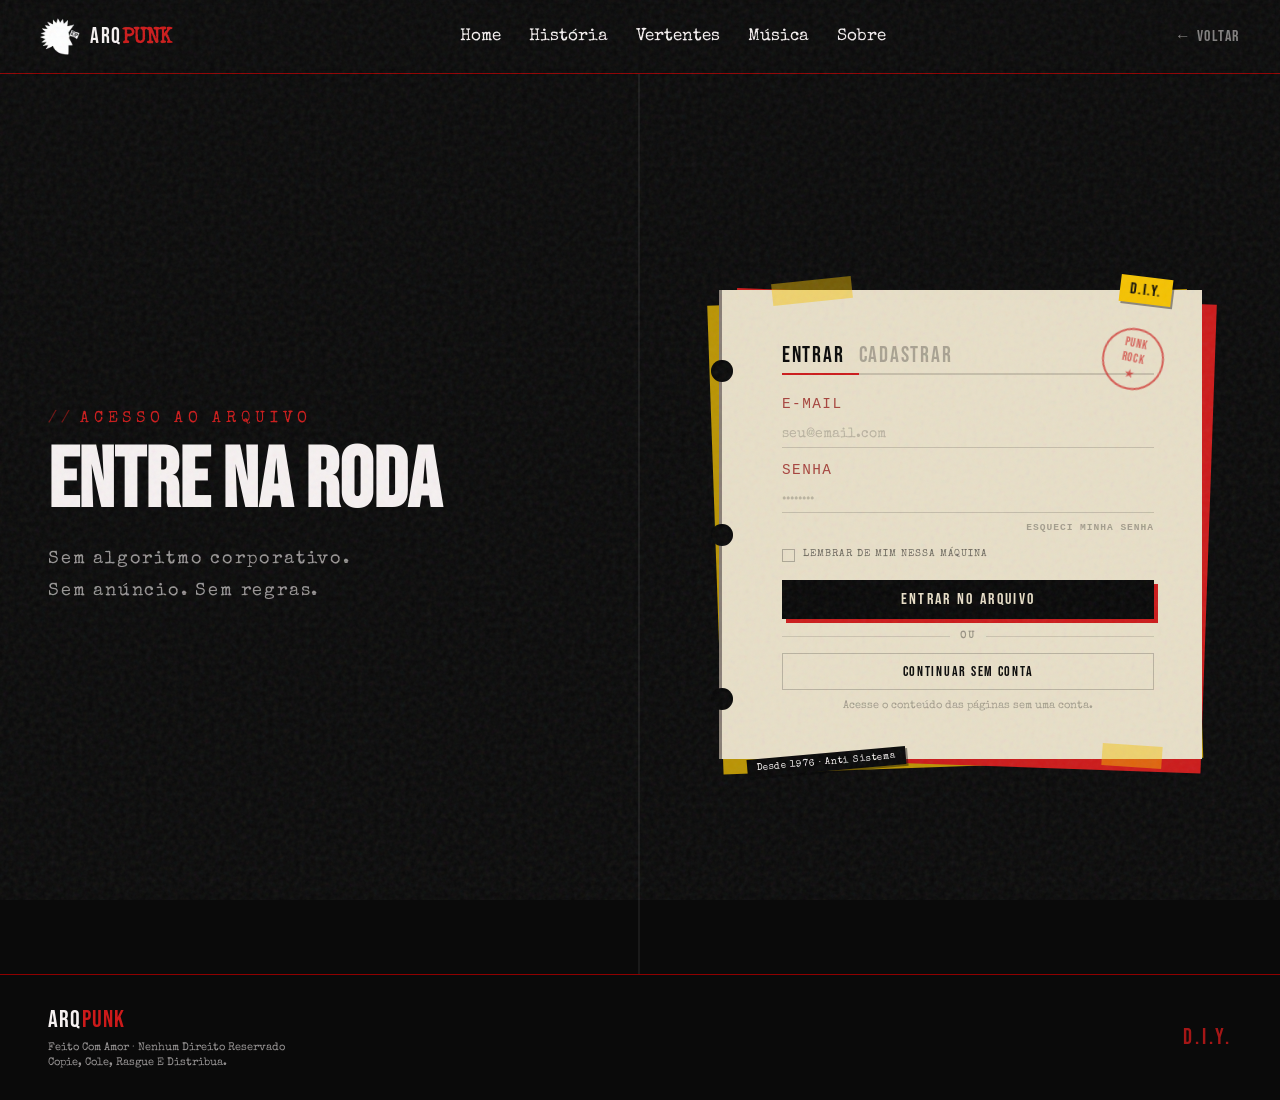
<file: autenticacao.html>
<!DOCTYPE html>
<html lang="pt-BR">
<head>
    <meta charset="UTF-8">
    <meta name="viewport" content="width=device-width, initial-scale=1.0">
    <link rel="stylesheet" href="styleautent.css">
    <link rel="shortcut icon" href="img/logobranca.png" type="image/x-icon">
    <title>Autentique-se | Enciclopunk</title>
    <link rel="preconnect" href="https://fonts.googleapis.com">
    <link rel="preconnect" href="https://fonts.gstatic.com" crossorigin>
    <link href="https://fonts.googleapis.com/css2?family=Special+Elite&display=swap" rel="stylesheet">
    <link href="https://fonts.googleapis.com/css2?family=Bebas+Neue&family=Special+Elite&display=swap" rel="stylesheet">
</head>
<body>
    <body>

  <header class="header">
        <section>
        <a href="index.html" class="logo-container">
            <img src="./img/logobranca.png" alt="Logo" class="logo-img">
            <span class="logo-text">Arq<span>Punk</span></span>
            </a>

        <nav class="navbar">
            <a href="./index.html">Home</a>
            <a href="./historia.html">História</a>
            <a href="./vertentes.html">Vertentes</a>
            <a href="./musica.html">Música</a>
            <a href="./sobre.html">Sobre</a>
        </nav>

        <a href="index.html" class="back-link">← Voltar</a>
           
        </div>
    </header>
 
<main>
 
  <!-- ESQUERDA -->
  <div class="left-painel">
    <div class="title-tag">Acesso ao arquivo</div>
    <h1 class="title-left">
      <span class="line-white">ENTRE NA RODA</span>
    </h1>
    <p class="title-text">
      Sem algoritmo corporativo. Sem anúncio. Sem regras.
    </p>
    
  </div>
 
  <!-- DIREITA -->
  <div class="right-painel">
    <div class="folha-papel">
    <span class="furo"></span>
    <span class="furo"></span>
    <span class="furo"></span>
    
      <div class="card-sombra-amarela"></div>
      <div class="card-sombra-vermelha"></div>
      <div class="fita f1"></div>
      <div class="fita f2"></div>
      <div class="sticker s1">D.I.Y.</div>
      <div class="sticker s2">Desde 1976 · Anti Sistema</div>
 
      <div class="card">
        <div class="carimbo">PUNK<br>ROCK<br>★</div>
        <div class="card-inner">
          </div>
 
          <div class="tabs">
            <button class="tab active" onclick="switchTab('login')">Entrar</button>
            <button class="tab" onclick="switchTab('cadastro')">Cadastrar</button>
          </div>
 
          <!-- LOGIN -->
          <form class="form active" id="form-login" onsubmit="return false;">
            <div class="field">
              <label>E-mail</label>
              <input type="email" placeholder="seu@email.com">
            </div>
            <div class="field">
              <label>Senha</label>
              <input type="password" placeholder="••••••••">
            </div>
            <a href="#" class="form-link">Esqueci minha senha</a>
            <div class="check-row">
              <input type="checkbox" id="lembrar">
              <label class="check-text" for="lembrar">Lembrar de mim nessa máquina</label>
            </div>
            <button class="btn-submit">Entrar no Arquivo</button>
            <div class="sep"><span>ou</span></div>
            <button class="btn-ghost" type="button">Continuar sem conta</button>
            <p class="form-note">Acesse o conteúdo das páginas sem uma conta.</p>
          </form>
 
          <!-- CADASTRO -->
          <form class="form" id="form-cadastro" onsubmit="return false;">
 
            <!-- Indicador de steps -->
            <div class="step-indicator visible" id="step-indicator">
              <div class="step-dot active" id="dot-1">1</div>
              <div class="step-line"></div>
              <div class="step-dot" id="dot-2">2</div>
              <div class="step-line"></div>
              <div class="step-dot" id="dot-3">3</div>
              <span class="step-label" id="step-label">Conta</span>
            </div>
 
            <!-- STEP 1 — Dados básicos -->
            <div class="step active" id="step-1">
              <div class="field">
                <label>Como te chamam</label>
                <input type="text" placeholder="Seu nome ou apelido">
              </div>
              <div class="field">
                <label>E-mail</label>
                <input type="email" placeholder="seu@email.com">
              </div>
              <div class="field-row">
                <div class="field">
                  <label>Senha</label>
                  <input type="password" placeholder="Mín. 8 caracteres">
                </div>
                <div class="field">
                  <label>Confirmar</label>
                  <input type="password" placeholder="Repita">
                </div>
              </div>
              <button class="btn-next" type="button" onclick="goStep(2)">Próximo →</button>
            </div>
 
            <!-- STEP 2 — Estilos favoritos -->
            <div class="step" id="step-2">
              <div>
                <div class="tag-section-label">Seus estilos favoritos</div>
                <div class="tag-hint">Selecione quantos quiser</div>
                <div class="tag-cloud" id="estilos-cloud">
                  <button type="button" class="tag-btn" onclick="toggleTag(this)">Punk Rock</button>
                  <button type="button" class="tag-btn" onclick="toggleTag(this)">Hardcore</button>
                  <button type="button" class="tag-btn" onclick="toggleTag(this)">Oi!</button>
                  <button type="button" class="tag-btn" onclick="toggleTag(this)">Riot Grrrl</button>
                  <button type="button" class="tag-btn" onclick="toggleTag(this)">Crust</button>
                  <button type="button" class="tag-btn" onclick="toggleTag(this)">Street Punk</button>
                  <button type="button" class="tag-btn" onclick="toggleTag(this)">Post-Punk</button>
                  <button type="button" class="tag-btn" onclick="toggleTag(this)">Pop Punk</button>
                  <button type="button" class="tag-btn" onclick="toggleTag(this)">Punk Brasileiro</button>
                  <button type="button" class="tag-btn" onclick="toggleTag(this)">Anarcho Punk</button>
                  <button type="button" class="tag-btn" onclick="toggleTag(this)">Skate Punk</button>
                  <button type="button" class="tag-btn" onclick="toggleTag(this)">UK82</button>
                </div>
              </div>
              <div class="btn-nav-row">
                <button class="btn-back" type="button" onclick="goStep(1)">← Voltar</button>
                <button class="btn-next" type="button" onclick="goStep(3)">Próximo →</button>
              </div>
            </div>
 
            <!-- STEP 3 — Bandas favoritas -->
            <div class="step" id="step-3">
              <div>
                <div class="tag-section-label">Bandas que você curte</div>
                <div class="tag-hint">Clique nas sugestões ou adicione a sua</div>
                <div class="tag-cloud" style="margin-bottom: 0.8rem;" id="bandas-sugestoes">
                  <button type="button" class="tag-btn" onclick="addBandFromSuggestion(this)">Ramones</button>
                  <button type="button" class="tag-btn" onclick="addBandFromSuggestion(this)">Sex Pistols</button>
                  <button type="button" class="tag-btn" onclick="addBandFromSuggestion(this)">The Clash</button>
                  <button type="button" class="tag-btn" onclick="addBandFromSuggestion(this)">Black Flag</button>
                  <button type="button" class="tag-btn" onclick="addBandFromSuggestion(this)">Dead Kennedys</button>
                  <button type="button" class="tag-btn" onclick="addBandFromSuggestion(this)">Misfits</button>
                  <button type="button" class="tag-btn" onclick="addBandFromSuggestion(this)">Bikini Kill</button>
                  <button type="button" class="tag-btn" onclick="addBandFromSuggestion(this)">Ratos de Porão</button>
                  <button type="button" class="tag-btn" onclick="addBandFromSuggestion(this)">Garotos Podres</button>
                  <button type="button" class="tag-btn" onclick="addBandFromSuggestion(this)">Buzzcocks</button>
                </div>
 
                <!-- Campo livre -->
                <div class="field">
                  <label>Adicionar outra banda</label>
                  <div class="band-input-row">
                    <input type="text" id="banda-input" placeholder="Nome da banda..." onkeydown="if(event.key==='Enter'){event.preventDefault();addBand();}">
                    <button type="button" class="add-btn" onclick="addBand()">+ Add</button>
                  </div>
                </div>
 
                <!-- Bandas adicionadas -->
                <div class="added-bands" id="added-bands"></div>
              </div>
 
              <div class="check-row" style="margin-top: 0.3rem;">
                <input type="checkbox" id="termos">
                <label class="check-text" for="termos">
                  Li e aceito os <a href="#">termos</a> ⌣ sem letras miúdas, sem armadilha
                </label>
              </div>
 
              <div class="btn-nav-row">
                <button class="btn-back" type="button" onclick="goStep(2)">← Voltar</button>
                <button class="btn-next" type="button" onclick="submitForm()">Criar conta</button>
              </div>
              <p class="form-note">Explore tudo sobre o punk, e receba recomendações musicais do seu jeito.</p>
            </div>
 
          </form>
 
        </div>
      </div>
    </div>
  </div>
 
</main>
 
<!-- FOOTER -->
<footer class="footer">
  <div class="footer-left">
    <div class="footer-logo">Arq<span>Punk</span></div>
    <p class="footer-desc">
      Feito com amor · Nenhum direito reservado<br>
      Copie, cole, rasgue e distribua.
    </p>
  </div>

  <div class="footer-right">
    <span class="footer-diy">D.I.Y.</span>
  </div>
</footer>
    
</body>
</html>
</body>
</html>

<script>
  // TROCA LOGIN / CADASTRO
  function switchTab(tab) {
    if (tab === 'login') {
      document.getElementById('form-login').style.display = 'flex';
      document.getElementById('form-cadastro').style.display = 'none';
      document.querySelectorAll('.tab')[0].classList.add('active');
      document.querySelectorAll('.tab')[1].classList.remove('active');
    } else {
      document.getElementById('form-login').style.display = 'none';
      document.getElementById('form-cadastro').style.display = 'flex';
      document.querySelectorAll('.tab')[1].classList.add('active');
      document.querySelectorAll('.tab')[0].classList.remove('active');
    }
  }

  // STEPS DO CADASTRO
  const stepLabels = { 1: 'Conta', 2: 'Estilos', 3: 'Bandas' };

  function goStep(n) {
    document.querySelectorAll('.step').forEach(s => s.classList.remove('active'));
    document.getElementById('step-' + n).classList.add('active');
    [1, 2, 3].forEach(i => {
      const dot = document.getElementById('dot-' + i);
      dot.classList.remove('active', 'done');
      if (i < n) dot.classList.add('done');
      else if (i === n) dot.classList.add('active');
    });
    document.getElementById('step-label').textContent = stepLabels[n];
  }

  // TOGGLE ESTILOS
  function toggleTag(btn) {
    btn.classList.toggle('selected');
  }

  // BANDAS
  const addedBands = new Set();

  function addBandFromSuggestion(btn) {
    const name = btn.textContent.trim();
    if (addedBands.has(name)) {
      addedBands.delete(name);
      btn.classList.remove('selected');
      document.getElementById('tag-' + name.replace(/\s/g, '-')).remove();
    } else {
      addedBands.add(name);
      btn.classList.add('selected');
      renderAddedTag(name);
    }
  }

  function addBand() {
    const input = document.getElementById('banda-input');
    const name = input.value.trim();
    if (!name || addedBands.has(name)) { input.value = ''; return; }
    addedBands.add(name);
    renderAddedTag(name);
    input.value = '';
  }

  function renderAddedTag(name) {
    const container = document.getElementById('added-bands');
    const tag = document.createElement('div');
    tag.className = 'added-tag';
    tag.id = 'tag-' + name.replace(/\s/g, '-');
    tag.innerHTML = `${name} <button onclick="removeTag('${name}')" title="Remover">✕</button>`;
    container.appendChild(tag);
  }

  function removeTag(name) {
    addedBands.delete(name);
    document.getElementById('tag-' + name.replace(/\s/g, '-')).remove();
    document.querySelectorAll('#bandas-sugestoes .tag-btn').forEach(btn => {
      if (btn.textContent.trim() === name) btn.classList.remove('selected');
    });
  }

  function submitForm() {
    alert('Conta criada! Bem-vindo ao caos. ✖');
  }
</script>
</file>
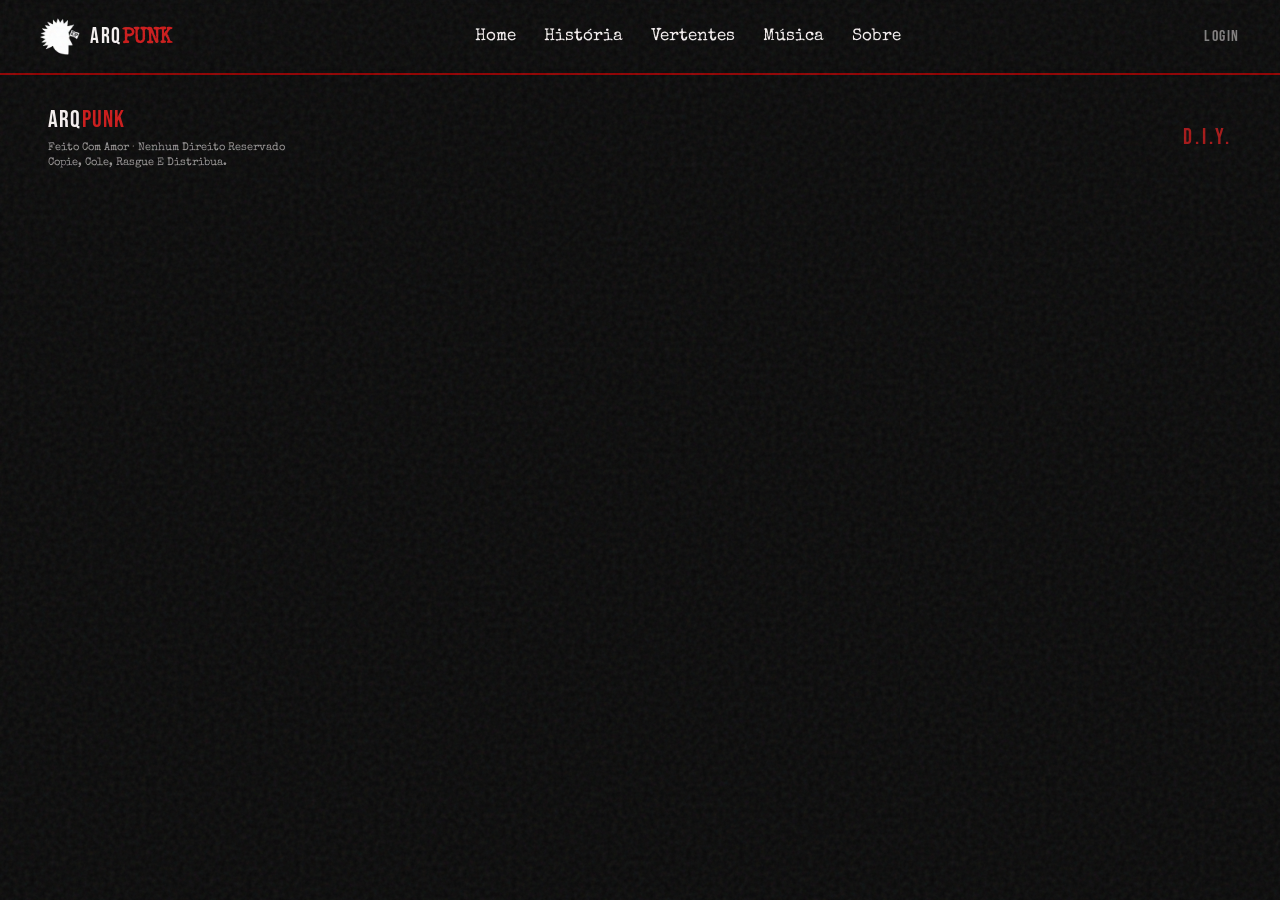
<file: historia.html>
<!DOCTYPE html>
<html lang="pt-BR">
<head>
    <meta charset="UTF-8">
    <meta name="viewport" content="width=device-width, initial-scale=1.0">
    <link rel="stylesheet" href="style.css">
    <link rel="shortcut icon" href="img/logobranca.png" type="image/x-icon">
    <title>Home | Enciclopunk</title>
    <link rel="preconnect" href="https://fonts.googleapis.com">
    <link rel="preconnect" href="https://fonts.gstatic.com" crossorigin>
    <link href="https://fonts.googleapis.com/css2?family=Special+Elite&display=swap" rel="stylesheet">
    <link href="https://fonts.googleapis.com/css2?family=Bebas+Neue&family=Special+Elite&display=swap" rel="stylesheet">
</head>
<body>
    <header class="header">
        <section>
            <a href="index.html" class="logo-container">
            <img src="./img/logobranca.png" alt="Logo" class="logo-img">
            <span class="logo-text">Arq<span>Punk</span></span>
            </a>

        <nav class="navbar">
            <a href="index.html">Home</a>
            <a href="./historia.html">História</a>
            <a href="./vertentes.html">Vertentes</a>
            <a href="./musica.html">Música</a>
            <a href="./sobre.html">Sobre</a>
        </nav>

        <div class="perfil">
            <a href="./autenticacao.html">Login</a>
           
        </div>
    </header>


    <!-- FOOTER -->
<footer class="footer">
  <div class="footer-left">
    <div class="footer-logo">Arq<span>Punk</span></div>
    <p class="footer-desc">
      Feito com amor · Nenhum direito reservado<br>
      Copie, cole, rasgue e distribua.
    </p>
  </div>

  <div class="footer-right">
    <span class="footer-diy">D.I.Y.</span>
  </div>
</footer>
    
</body>
</html>
</file>
<file: styleautent.css>
:root {
    --bg: #0a0a0a;
    --border: 0.15rem solid rgb(143, 0, 0);
    --vermelho: #cc1a1a;
    --white: #f6f1f1;
    --paper: #e8dfc8;
    --yellow: #f5c200;
    --black: #080808;
    font-size: 12px;
  }

* {
    margin: 0;
    padding: 0;
    outline: none;
    border: none;
    text-decoration: none;
    text-transform: capitalize;
    transition: 0.2s linear; 
}

/* formatção site */
section {
    padding: 3rem 1rem;
    margin: 0 auto;
    max-width: 1200px;
}

body {
    background-color: var(--bg);
    font-family: "Special Elite", system-ui;
    color: var(--white);
}

/* EFEITO GRANULADO */
  body::before {
    content: '';
    position: fixed;
    inset: 0;
    background-image: url("data:image/svg+xml,%3Csvg viewBox='0 0 200 200' xmlns='http://www.w3.org/2000/svg'%3E%3Cfilter id='noise'%3E%3CfeTurbulence type='fractalNoise' baseFrequency='0.85' numOctaves='4' stitchTiles='stitch'/%3E%3C/filter%3E%3Crect width='100%25' height='100%25' filter='url(%23noise)' opacity='1'/%3E%3C/svg%3E");
    opacity: 0.080;
    pointer-events: none;
    z-index: 9999;
  } 
 
 header {
    position: sticky;
    top: 0;
    left: 0;
    right: 0;
    z-index: 99;
    /*Esse var surge como a referência capturada no root*/
    border-bottom: var(--border);
    backdrop-filter: blur(3px);
}

.header section {
    display: flex;
    align-items: center;
    justify-content: space-between;
    padding-top: 1.5rem;
    padding-bottom: 1.5rem;
}
.logo-container {
    display: flex;
    align-items: center;
    gap: 10px;
    justify-content: space-between;
    text-decoration: none;
}

.logo-img{
    width: 40px;
    height: auto;
}
  .logo-text {
    font-family: 'Bebas Neue', sans-serif;
    font-size: 1.8rem;
    letter-spacing: 0.08em;
    color: var(--white);
    text-decoration: none;
  }
  .logo-text span { color: var(--vermelho); font-family: 'Special Elite', cursive; text-transform: uppercase; font-weight: bold; letter-spacing: -1px; }


  .navbar a {
  font-family: "Special Elite", system-ui;
  margin: 0 1rem;
  font-size: 1.4rem;
  color: var(--white);
  position: relative;
  text-decoration: none;
}

.navbar a:hover {
  color: var(--vermelho);
  font-size: 1.5rem;
}

.navbar a::after {
  content: '';
  position: absolute;
  bottom: -3px;
  left: 0;
  width: 0;
  height: 1px;
  background: var(--vermelho);
  transition: width 0.3s;
}
.navbar a:hover::after { 
  width: 100%; 
}
 
  .back-link {
    font-family: 'Bebas Neue', sans-serif;
    font-size: 1.3rem;
    letter-spacing: 0.1em;
    text-transform: uppercase;
    color: var(--white);
    text-decoration: none;
    opacity: 0.50;
  }
  .back-link:hover { 
    opacity: 1; 
    color: var(--vermelho);
    font-size: 1.5rem; 
    transition: opacity 0.2s, color 0.2s, font-size 0.2s;
   }

  main {
    min-height: 100vh;
    display: grid;
    grid-template-columns: 1fr 1fr;
    position: relative;
    z-index: 1;

  }
 
  /* ESQUERDA */
  .left-painel {
    display: flex;
    flex-direction: column;
    justify-content: center;
    padding: 4rem 3rem 4rem 4rem;
    border-right: 2px solid #1a1a1a;
    position: relative;
    overflow: hidden;
  }
  .left-panel::before {
    content: '';
    position: absolute; inset: 0;
    background: linear-gradient(135deg, #0f0000 0%, transparent 60%);
    pointer-events: none;
  }
 
  .title-tag {
    font-size: 1.3rem;
    letter-spacing: 0.3em;
    text-transform: uppercase;
    color: var(--vermelho);
    margin-bottom: 1.5rem;
    display: flex;
    align-items: center;
    gap: 0.5rem;
    position: relative;
  }
  .title-tag::before { content: '//'; opacity: 0.5; }
 
  .title-left {
    font-family: 'Bebas Neue', sans-serif;
    font-size: clamp(4rem, 7vw, 7rem);
    line-height: 0.88;
    margin-bottom: 2rem;
    position: relative;
  }
 
  .title-text {
    font-family: 'Special Elite', cursive;
    font-size: 1.5rem;
    line-height: 1.8;
    opacity: 0.6;
    max-width: 340px;
    margin-bottom: 2.5rem;
    position: relative;
    letter-spacing: 0.1em;
    text-transform: none;
  }
 
  /* DIREITA */
  .right-painel {
    display: flex;
    flex-direction: column;
    justify-content: center;
    align-items: center;
    padding: 3rem;
    position: relative;
    overflow-y: auto;
  }
 
  .folha-papel {
    position: relative;
    width: 100%;
    max-width: 420px;
    background: #e8dfc8;
    border-left: 3px solid #33292986;
    padding: 2rem 2rem 2rem 3rem;
}

.furo {
    display: block;
    width: 22px;
    height: 22px;
    border-radius: 50%;
    background: var(--bg);
    position: absolute;
    left: -11px;
    box-shadow: inset 0 2px 4px rgba(0,0,0,0.5);
}

/* posição de cada furo */
.furo:nth-child(1) { top: 15%; }
.furo:nth-child(2) { top: 50%; }
.furo:nth-child(3) { top: 85%; }

  .card-sombra-amarela {
    position: absolute; inset: 0;
    background: var(--yellow);
    transform: rotate(-2deg) translate(-7px, 7px);
    z-index: -1; opacity: 0.75;
  }
  .card-sombra-vermelha {
    position: absolute; inset: 0;
    background: var(--vermelho);
    transform: rotate(2deg) translate(7px, 6px);
    z-index: -1;
  }
 
  .fita {
    position: absolute;
    background: rgba(245,194,0,0.45);
    z-index: 5; pointer-events: none;
  }
  .fita.f1 { width: 80px; height: 22px; top: -10px; left: 50px; transform: rotate(-6deg); }
  .fita.f2 { width: 60px; height: 22px; bottom: -8px; right: 40px; transform: rotate(4deg); }
 
  .sticker {
    position: absolute;
    font-family: 'Bebas Neue', sans-serif;
    font-size: 1.3rem;
    letter-spacing: 0.1em;
    padding: 0.35rem 0.8rem;
    box-shadow: 2px 2px 0 rgba(0,0,0,0.4);
    z-index: 6; pointer-events: none;
  }
  .sticker.s1 { 
    background: var(--yellow); 
    color: var(--black); 
    top: -13px; 
    right: 30px; 
    transform: rotate(7deg); 
  }
  .sticker.s2 { 
    background: var(--black); 
    color: var(--white); 
    bottom: -13px; left: 25px; 
    transform: rotate(-5deg); 
    font-family: 'Special Elite', cursive; 
    font-size: 0.8rem; 
    letter-spacing: 0.05em; 
  }
 
  .carimbo {
    position: absolute;
    top: 1.2rem; right: 1.2rem;
    width: 58px; height: 58px;
    border: 2px solid var(--vermelho);
    border-radius: 50%;
    display: flex; align-items: center; justify-content: center;
    text-align: center;
    font-family: 'Bebas Neue', sans-serif;
    font-size: 1rem; color: var(--vermelho);
    letter-spacing: 0.05em;
    transform: rotate(12deg);
    opacity: 0.65; line-height: 1.3;
    z-index: 3; pointer-events: none;
  }
 
  .card {
    position: relative; z-index: 2;
    background: var(--paper);
    color: var(--black);
    padding: 2rem;
    animation: cardIn 0.5s ease forwards;
    overflow: hidden;
}
 
  @keyframes cardIn {
    from { opacity: 0; transform: translateY(16px) rotate(-0.5deg); }
    to { opacity: 1; transform: translateY(0) rotate(0deg); }
  }
 
  .card-inner { position: relative; z-index: 1; padding-left: 1.2rem; }
 
  /* TABS */
  .tabs { display: flex; border-bottom: 2px solid rgba(0,0,0,0.15); margin-bottom: 1.8rem; }
  .tab {
    font-family: 'Bebas Neue', sans-serif;
    font-size: 1.8rem; letter-spacing: 0.08em;
    padding: 0.4rem 1.2rem 0.4rem 0;
    background: transparent; border: none;
    color: var(--black); opacity: 0.28;
    outline: none;
    transition: opacity 0.2s; position: relative;
  }
  .tab.active { opacity: 1; }
  .tab.active::after {
    content: '';
    position: absolute; bottom: -2px; left: 0;
    width: 100%; height: 2px;
    background: var(--vermelho);
  }
  .tab:not(.active):hover { opacity: 0.55; }
 
  /* STEP INDICATOR — só no cadastro */
  .step-indicator {
    display: none;
    align-items: center;
    gap: 0.4rem;
    margin-bottom: 1.4rem;
  }
  .step-indicator.visible { display: flex; }
 
  .step-dot {
    width: 22px; height: 22px;
    border: 1.5px solid rgba(0,0,0,0.2);
    border-radius: 50%;
    display: flex; align-items: center; justify-content: center;
    font-family: 'Bebas Neue', sans-serif;
    font-size: 0.9rem;
    color: var(--black);
    opacity: 0.3;
    transition: all 0.2s;
    cursor: default;
  }
  .step-dot.active { opacity: 1; 
    background: var(--black);
     color: var(--paper);
      border-color: var(--black); 
    }
  .step-dot.done { 
    opacity: 1; 
    background: var(--vermelho); 
    color: white; 
    border-color: var(--vermelho); 
  }
 
  .step-line { flex: 1; height: 1px; background: rgba(0,0,0,0.12); }
 
  .step-label {
    font-size: 0.8rem;
    letter-spacing: 0.2em;
    text-transform: uppercase;
    color: var(--black);
    opacity: 0.4;
    font-family: 'Space Mono', monospace;
    margin-left: 0.3rem;
  }
 
  /* FORMS */
  .form { display: none; flex-direction: column; gap: 1.2rem; }
  .form.active { display: flex; animation: formIn 0.25s ease forwards; }
 
  /* STEPS dentro do cadastro */
  .step { display: none; flex-direction: column; gap: 1.2rem; }
  .step.active { display: flex; animation: formIn 0.25s ease forwards; }
 
  @keyframes formIn {
    from { opacity: 0; transform: translateX(6px); }
    to { opacity: 1; transform: translateX(0); }
  }
 
  .field { display: flex; flex-direction: column; gap: 0.8rem; }
 
  label {
    font-size: 1.2rem;
    letter-spacing: 0.10em;
    text-transform: uppercase;
    color: #8a0000;
    font-family: 'Space Mono', monospace;
    opacity: 0.7;
  }
 
  input[type="text"],
  input[type="email"],
  input[type="password"] {
    background: transparent; border: none;
    border-bottom: 1px solid rgba(0,0,0,0.15);
    padding: 0.45rem 0;
    font-family: 'Special Elite', cursive;
    font-size: 1.2rem; color: var(--black);
    outline: none; transition: border-color 0.2s;
    cursor: text; width: 100%;
    text-transform: none ;
  }
  input[type="text"]:focus,
  input[type="email"]:focus,
  input[type="password"]:focus { border-bottom-color: var(--vermelho); }
  input::placeholder { color: rgba(0,0,0,0.2); font-size: 1.2rem; }
 
  .field-row { display: grid; grid-template-columns: 1fr 1fr; gap: 1.2rem; }
 
  .form-link {
    font-size: 0.80rem; letter-spacing: 0.10em;
    text-transform: uppercase; color: var(--black);
    text-decoration: none; opacity: 0.3;
    font-weight: bold;
    transition: opacity 0.2s, color 0.2s;
    font-family: 'Space Mono', monospace;
    align-self: flex-end; margin-top: -0.5rem;
  }
  .form-link:hover { opacity: 1; color: var(--vermelho); }
 
  /* TAGS CLICÁVEIS — estilos e bandas */
  .tag-section-label {
    font-size: 1.2rem;
    letter-spacing: 0.10em;
    text-transform: uppercase;
    color: #8a0000;
    font-family: 'Space Mono', monospace;
    opacity: 0.7;
    margin-bottom: 0.1rem;
  }
 
  .tag-hint {
    font-family: 'Special Elite', cursive;
    font-size: 1rem;
    opacity: 0.4;
    color: var(--black);
    margin-bottom: 0.6rem;
    margin-top: -0.1rem;
    text-transform: none;
  }
 
  .tag-cloud {
    display: flex;
    flex-wrap: wrap;
    gap: 0.45rem;
  }
 
  .tag-btn {
    border: 1px solid rgba(0,0,0,0.2);
    padding: 0.3rem 0.7rem;
    font-size: 1rem;
    letter-spacing: 0.1em;
    text-transform: uppercase;
    transition: all 0.15s;
    font-family: 'Space Mono', monospace;
    background: transparent;
    color: var(--black);
    outline: none;
  }
  .tag-btn:hover { border-color: var(--black); background: rgba(0,0,0,0.06); }
  .tag-btn.selected {
    background: var(--black);
    color: var(--paper);
    border-color: var(--black);
    box-shadow: 2px 2px 0 var(--vermelho);
  }
 
  /* Input de banda livre */
  .band-input-row {
    display: flex;
    gap: 0.5rem;
    align-items: flex-end;
  }
  .band-input-row input { flex: 1; }
  .add-btn {
    background: var(--black);
    color: var(--paper);
    border: none;
    padding: 0.45rem 0.8rem;
    font-family: 'Bebas Neue', sans-serif;
    font-size: 0.9rem;
    letter-spacing: 0.08em;
    outline: none;
    transition: all 0.15s;
    white-space: nowrap;
    flex-shrink: 0;
  }
  .add-btn:hover { background: var(--vermelho); }
 
  .added-bands {
    display: flex;
    flex-wrap: wrap;
    gap: 0.4rem;
    min-height: 0;
  }
 
  .added-tag {
    background: var(--vermelho);
    color: var(--white);
    padding: 0.25rem 0.6rem;
    font-size: 1rem;
    font-family: 'Space Mono', monospace;
    letter-spacing: 0.08em;
    display: flex;
    align-items: center;
    gap: 0.4rem;
    animation: tagPop 0.2s ease forwards;
  }
  @keyframes tagPop {
    from { opacity: 0; transform: scale(0.85); }
    to { opacity: 1; transform: scale(1); }
  }
  .added-tag button {
    background: none; border: none;
    color: var(--white);
    font-size: 0.65rem; opacity: 0.6;
    padding: 0; outline: none;
    transition: opacity 0.15s;
  }
  .added-tag button:hover { opacity: 1; }
 
  /* Checkbox */
  .check-row { display: flex; align-items: flex-start; gap: 0.7rem; }
  .check-row input[type="checkbox"] {
    width: 13px; height: 13px; min-width: 13px;
    appearance: none;
    border: 1px solid rgba(0,0,0,0.25);
    position: relative; margin-top: 2px;
    transition: all 0.15s; background: transparent;
  }
  .check-row input[type="checkbox"]:checked { background: var(--vermelho); border-color: var(--vermelho); }
  .check-row input[type="checkbox"]:checked::after {
    content: '✕';
    position: absolute; top: 50%; left: 50%;
    transform: translate(-50%, -50%);
    color: white; font-size: 0.5rem; font-weight: bold;
  }
  .check-text {
    font-family: 'Special Elite', cursive;
    font-size: 0.80rem; line-height: 1.5;
    opacity: 0.55; color: var(--black);
  }
  .check-text a { color: var(--vermelho); text-decoration: none; }
 
  /* BOTÕES */
  .btn-submit {
    background: var(--black); color: var(--paper);
    border: none; padding: 0.85rem 0;
    font-family: 'Bebas Neue', sans-serif;
    font-size: 1.3rem; letter-spacing: 0.15em;
    width: 100%;
    transition: transform 0.15s, box-shadow 0.15s;
    outline: none; box-shadow: 4px 4px 0 var(--vermelho);
    margin-top: 0.3rem;
  }
  .btn-submit:hover { transform: translate(-2px, -2px); box-shadow: 6px 6px 0 var(--vermelho); }
  .btn-submit:active { transform: translate(2px, 2px); box-shadow: 2px 2px 0 var(--vermelho); }
 
  .btn-nav-row { display: flex; gap: 0.8rem; margin-top: 0.3rem; }
 
  .btn-back {
    background: transparent; color: var(--black);
    border: 1px solid rgba(0,0,0,0.2);
    padding: 0.85rem 0;
    font-family: 'Bebas Neue', sans-serif;
    font-size: 1.2rem; letter-spacing: 0.12em;
    width: 40%;
    transition: all 0.15s; outline: none;
  }
  .btn-back:hover { border-color: var(--black); }
 
  .btn-next {
    background: var(--black); color: var(--paper);
    border: none; padding: 0.85rem 0;
    font-family: 'Bebas Neue', sans-serif;
    font-size: 1.2rem; letter-spacing: 0.12em;
    flex: 1;
    transition: transform 0.15s, box-shadow 0.15s;
    outline: none; box-shadow: 4px 4px 0 var(--vermelho);
  }
  .btn-next:hover { transform: translate(-2px, -2px); box-shadow: 6px 6px 0 var(--vermelho); }
 
  .sep { display: flex; align-items: center; gap: 0.8rem; margin: -0.2rem 0; }
  .sep::before, .sep::after { content: ''; flex: 1; height: 1px; background: rgba(0,0,0,0.12); }
  .sep span { font-size: 0.8rem; letter-spacing: 0.2em; text-transform: uppercase; opacity: 0.35; color: var(--black); font-weight: bold;}
 
  .btn-ghost {
    background: transparent; color: var(--black);
    border: 1px solid rgba(0,0,0,0.2);
    padding: 0.75rem 0;
    font-family: 'Bebas Neue', sans-serif;
    font-size: 1.2rem; letter-spacing: 0.12em;
    width: 100%;
    transition: all 0.15s; outline: none;
  }
  .btn-ghost:hover { border-color: var(--black); background: rgba(0,0,0,0.05); }
 
  .form-note {
    font-family: 'Special Elite', cursive;
    font-size: 0.95rem; opacity: 0.3;
    text-align: center; color: var(--black);
    margin-top: -0.4rem;
    text-transform: none;
  }
 
  /* FOOTER */
.footer {
  background: var(--grey);
  color: var(--white);
  padding: 2.5rem 4rem;

  display: flex;
  justify-content: space-between;
  align-items: center;

  border-top: var(--border);
}

.footer-left {
  display: flex;
  flex-direction: column;
  gap: 0.5rem;
}

.footer-logo {
  font-family: 'Bebas Neue', sans-serif;
  font-size: 2rem;
  letter-spacing: 0.05em;
}

.footer-logo span {
  color: var(--vermelho);
}

.footer-desc {
  font-family: 'Special Elite', cursive;
  font-size: 0.90rem;
  opacity: 0.6;
  line-height: 1.4;
}

.footer-right {
  display: flex;
  align-items: center;
}

.footer-diy {
  font-family: 'Bebas Neue', sans-serif;
  font-size: 1.8rem;
  color: var(--vermelho);
  opacity: 0.8;
  letter-spacing: 0.15em;
}
 
  @media (max-width: 768px) {
    main { grid-template-columns: 1fr; }
    .left-panel { display: none; }
    .right-panel { padding: 2rem 1.5rem; }
    .card-wrapper { max-width: 100%; }
  }
</file>
<file: style.css>
/*Esse root servirá como referência de estilo*/
:root {
    --vermelho: #cc1a1a;
    --white: #f6f1f1;
    --bg: #0a0a0a;
    --border: 0.15rem solid rgb(143, 0, 0);
    font-size: 12px;
}

* {
    margin: 0;
    padding: 0;
    outline: none;
    border: none;
    text-decoration: none;
    text-transform: capitalize;
    transition: 0.2s linear; 
}

/* formatção site */
section {
    padding: 3rem 1rem;
    margin: 0 auto;
    max-width: 1200px;
}

body {
    background-color: var(--bg);
    font-family: "Special Elite", system-ui;
    color: var(--white);
}

/* EFEITO GRANULADO */
  body::before {
    content: '';
    position: fixed;
    inset: 0;
    background-image: url("data:image/svg+xml,%3Csvg viewBox='0 0 200 200' xmlns='http://www.w3.org/2000/svg'%3E%3Cfilter id='noise'%3E%3CfeTurbulence type='fractalNoise' baseFrequency='0.85' numOctaves='4' stitchTiles='stitch'/%3E%3C/filter%3E%3Crect width='100%25' height='100%25' filter='url(%23noise)' opacity='1'/%3E%3C/svg%3E");
    opacity: 0.080;
    pointer-events: none;
    z-index: 9999;
  } 

/* HEADER */
header {
    position: sticky;
    top: 0;
    left: 0;
    right: 0;
    z-index: 99;
    /*Esse var surge como a referência capturada no root*/
    border-bottom: var(--border);
    backdrop-filter: blur(3px);
}

.header section {
    display: flex;
    align-items: center;
    justify-content: space-between;
    padding-top: 1.5rem;
    padding-bottom: 1.5rem;
}
.logo-container {
    display: flex;
    align-items: center;
    gap: 10px;
    justify-content: space-between;
    text-decoration: none;
}

.logo-img{
    width: 40px;
    height: auto;
}
  .logo-text {
    font-family: 'Bebas Neue', sans-serif;
    font-size: 1.8rem;
    letter-spacing: 0.08em;
    color: var(--white);
    text-decoration: none;
  }
  .logo-text span { color: var(--vermelho); font-family: 'Special Elite', cursive; text-transform: uppercase; font-weight: bold; letter-spacing: -1px; }

.navbar a {
  margin: 0 1rem;
  font-size: 1.4rem;
  color: var(--white);
  position: relative;
  text-decoration: none;
}

.navbar a:hover {
  color: var(--vermelho);
  font-size: 1.5rem;
}

.navbar a::after {
  content: '';
  position: absolute;
  bottom: -3px;
  left: 0;
  width: 0;
  height: 1px;
  background: var(--vermelho);
  transition: width 0.3s;
}
.navbar a:hover::after { 
    width: 100%; 
}

.perfil a {
    font-family: 'Bebas Neue', sans-serif;
    font-size: 1.3rem;
    letter-spacing: 0.1em;
    text-transform: uppercase;
    color: var(--white);
    text-decoration: none;
    opacity: 0.50;
    
  }
  .perfil a:hover { 
    opacity: 1; 
    color: var(--vermelho);
    font-size: 1.5rem; 
    transition: opacity 0.2s, color 0.2s, font-size 0.2s;
}

/* DIV IMAGEM */
.home-container1 {
    background: url("./img/banner.jpg");
    height: 100vh;
    width: 100%;
    background-position: center;
    background-size: cover;
}

.home-container1 section {
    display: flex;
    align-items: center;
    min-height: 100vh;
}

.folha {
    background-image: url("./img/folha.jpg");
    background-size: cover;
    background-position: center;
    display: inline-block;
    padding: 3rem 6rem;
    width: 60rem;
    position: relative;
    left: -6rem;
}

.content {
    max-width: 50rem;
    position: relative;
    color: #0a0a0a;
}

/* CONTEUDO DENTRO DA FOLHA */
.content h3 {
    color: #ba0000;
    font-size: 5rem;
    margin-left: 8rem;
    text-transform: uppercase;
}

.content p {
    font-size: 2rem;
    line-height: 1.5;
    margin-top: 2rem;
    font-weight: 550;
    margin-left: 8rem;
    text-transform:none; 
}

.botao {
    background: var(--vermelho);
    color: var(--white);
    padding: 1rem 3rem;
    cursor: pointer;
    margin-top: 2rem;
    display: inline-block;
    margin-left: 8rem;
}

/* SECTIONS DE TITULO E SUBTITULO*/
  .section {
    padding: 5rem 4rem;
    position: relative;
}

.section-label {
    font-size: 1rem;
    letter-spacing: 0.3em;
    text-transform: uppercase;
    color: var(--vermelho);
    margin-bottom: 1.5rem;
    display: flex;
    align-items: center;
    gap: 0.8rem;
}

.section-label::before {
    content: '//';
    opacity: 0.5;
}

.section-title {
    font-family: 'Bebas Neue', sans-serif;
    font-size: 4rem;
    line-height: 1;
    margin-bottom: 3rem;
}


/* GRADE DIRECIONADORA */
.features-grid {
    display: grid;
    grid-template-columns: repeat(3, 1fr);
    gap: 0;
    border: 1px solid #333;
}

.feature-cell {
    padding: 2rem;
    border-right: 1px solid #333;
    border-bottom: 1px solid #333;
    position: relative;
    transition: background 0.2s;
}

.feature-cell:hover {
    background: #2a2a2a;
}

.feature-number {
    font-family: 'Bebas Neue', sans-serif;
    font-size: 3.5rem;
    color: var(--vermelho);
    opacity: 0.4;
    line-height: 1;
    margin-bottom: 0.5rem;
}

.feature-icon {
    font-size: 1.5rem;
    margin-bottom: 0.8rem;
    position: absolute;
    top: 1.5rem;
    right: 1.5rem;
    opacity: 0.5;
}

.feature-icon img {
    width: 25px;
    height: 25px;
}

.feature-title {
    font-family: 'Bebas Neue', sans-serif;
    font-size: 1.8rem;
    letter-spacing: 0.05em;
    margin-bottom: 0.5rem;
}

.feature-desc {
    font-family: 'Special Elite', cursive;
    font-size: 1.2rem;
    line-height: 1.6;
    opacity: 0.7;
    text-transform:none;
}

/* FOOTER */
.footer {
  background: var(--grey);
  color: var(--white);
  padding: 2.5rem 4rem;

  display: flex;
  justify-content: space-between;
  align-items: center;

  border-top: var(--border);
}

.footer-left {
  display: flex;
  flex-direction: column;
  gap: 0.5rem;
}

.footer-logo {
  font-family: 'Bebas Neue', sans-serif;
  font-size: 2rem;
  letter-spacing: 0.05em;
}

.footer-logo span {
  color: var(--vermelho);
}

.footer-desc {
  font-family: 'Special Elite', cursive;
  font-size: 0.90rem;
  opacity: 0.6;
  line-height: 1.4;
}

.footer-right {
  display: flex;
  align-items: center;
}

.footer-diy {
  font-family: 'Bebas Neue', sans-serif;
  font-size: 1.8rem;
  color: var(--vermelho);
  opacity: 0.8;
  letter-spacing: 0.15em;
}
</file>
